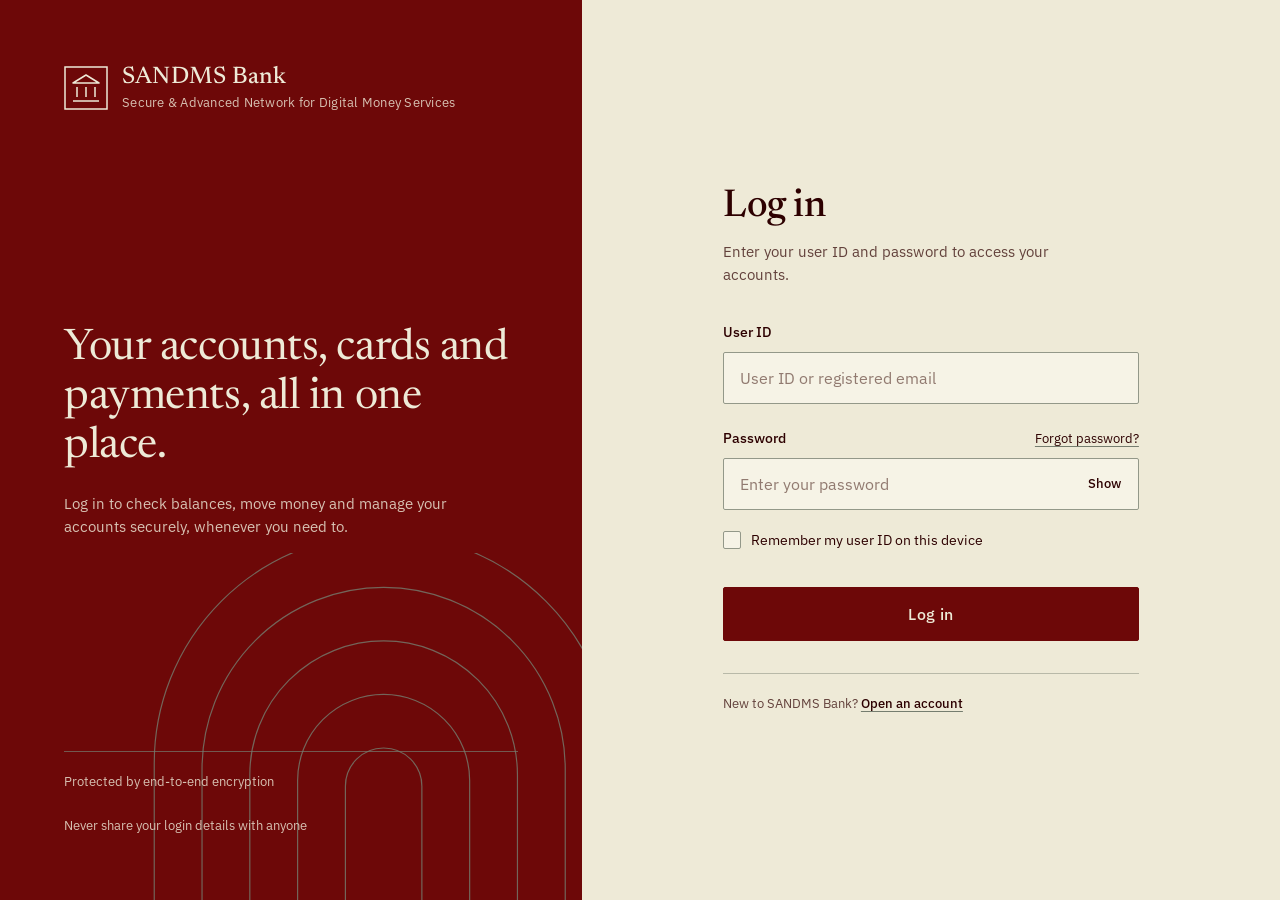
<file: customer/login/index.html>
<!doctype html>
<html lang="en">
  <head>
    <meta charset="UTF-8" />
    <meta
      name="viewport"
      content="width=device-width, initial-scale=1, viewport-fit=cover"
    />
    <title>SANDMS Bank | Log In</title>
    <link rel="preconnect" href="https://fonts.googleapis.com" />
    <link rel="preconnect" href="https://fonts.gstatic.com" crossorigin />
    <link
      href="https://fonts.googleapis.com/css2?family=IBM+Plex+Sans:wght@400;500;600&family=Newsreader:opsz,wght@6..72,400;6..72,500&display=swap"
      rel="stylesheet"
    />
    <link rel="stylesheet" href="./style.css">
    <script src="./script.js" defer></script>
  </head>
  <body>
    <div class="layout">
      <aside class="brand">
        <div class="brand-mark">
          <svg
            width="44"
            height="44"
            viewBox="0 0 44 44"
            fill="none"
            aria-hidden="true"
          >
            <rect
              x="1"
              y="1"
              width="42"
              height="42"
              stroke="#EEEAD7"
              stroke-width="1.5"
            />
            <path
              d="M22 9 L35 17 H9 Z"
              stroke="#EEEAD7"
              stroke-width="1.5"
              stroke-linejoin="round"
            />
            <path
              d="M13 21 V31 M22 21 V31 M31 21 V31"
              stroke="#EEEAD7"
              stroke-width="1.5"
            />
            <path d="M9 35 H35" stroke="#EEEAD7" stroke-width="1.5" />
          </svg>
          <div class="brand-name">
            SANDMS Bank
            <span
              >Secure &amp; Advanced Network for Digital Money Services</span
            >
          </div>
        </div>

        <div class="brand-copy">
          <h2>Your accounts, cards and payments, all in one place.</h2>
          <p>
            Log in to check balances, move money and manage your accounts
            securely, whenever you need to.
          </p>
        </div>

        <div class="brand-foot">
          <span>Protected by end-to-end encryption</span>
          <span>Never share your login details with anyone</span>
        </div>

        <svg
          class="arches"
          viewBox="0 0 560 420"
          fill="none"
          aria-hidden="true"
        >
          <g stroke="#757D6F" stroke-width="1.25">
            <path d="M40 420 V220 A240 240 0 0 1 520 220 V420" />
            <path d="M90 420 V226 A190 190 0 0 1 470 226 V420" />
            <path d="M140 420 V232 A140 140 0 0 1 420 232 V420" />
            <path d="M190 420 V238 A90 90 0 0 1 370 238 V420" />
            <path d="M240 420 V244 A40 40 0 0 1 320 244 V420" />
          </g>
        </svg>
      </aside>

      <main class="panel">
        <div class="panel-inner">
          <h1>Log in</h1>
          <p class="lede">
            Enter your user ID and password to access your accounts.
          </p>

          <form id="loginForm" novalidate>
            <div class="field">
              <label for="userId">User ID</label>
              <div class="control">
                <input
                  type="text"
                  id="userId"
                  name="userId"
                  autocomplete="username"
                  inputmode="text"
                  placeholder="User ID or registered email"
                  aria-describedby="idError"
                  spellcheck="false"
                />
              </div>
              <p class="error" id="idError" role="alert"></p>
            </div>

            <div class="field">
              <div class="label-row">
                <label for="password">Password</label>
                <a href="#" id="forgot">Forgot password?</a>
              </div>
              <div class="control has-toggle">
                <input
                  type="password"
                  id="password"
                  name="password"
                  autocomplete="current-password"
                  placeholder="Enter your password"
                  aria-describedby="pwError"
                />
                <button
                  type="button"
                  class="toggle"
                  id="toggle"
                  aria-pressed="false"
                  aria-controls="password"
                >
                  Show
                </button>
              </div>
              <p class="error" id="pwError" role="alert"></p>
            </div>

            <div class="remember">
              <input type="checkbox" id="rememberMe" name="rememberMe" />
              <label for="rememberMe">Remember my user ID on this device</label>
            </div>

            <button type="submit" class="submit" id="submitBtn">Log in</button>
          </form>

          <p class="panel-note">
            New to SANDMS Bank? <a href="#">Open an account</a>
          </p>
        </div>
      </main>
    </div>

    <dialog
      id="successDialog"
      aria-labelledby="dlgTitle"
      aria-describedby="dlgText"
    >
      <div class="dialog-band"></div>
      <div class="dialog-body">
        <svg class="tick" viewBox="0 0 56 56" aria-hidden="true">
          <circle cx="28" cy="28" r="28" />
          <path d="M17 29 L25 37 L40 20" />
        </svg>
        <h3 id="dlgTitle">Login successful</h3>
        <p id="dlgText">
          Welcome back. User ID <strong id="dlgId"></strong> has been verified
          and you're securely signed in.
        </p>
        <div class="dialog-actions">
          <button type="button" id="dlgClose">Continue</button>
        </div>
      </div>
    </dialog>
  </body>
</html>
</file>
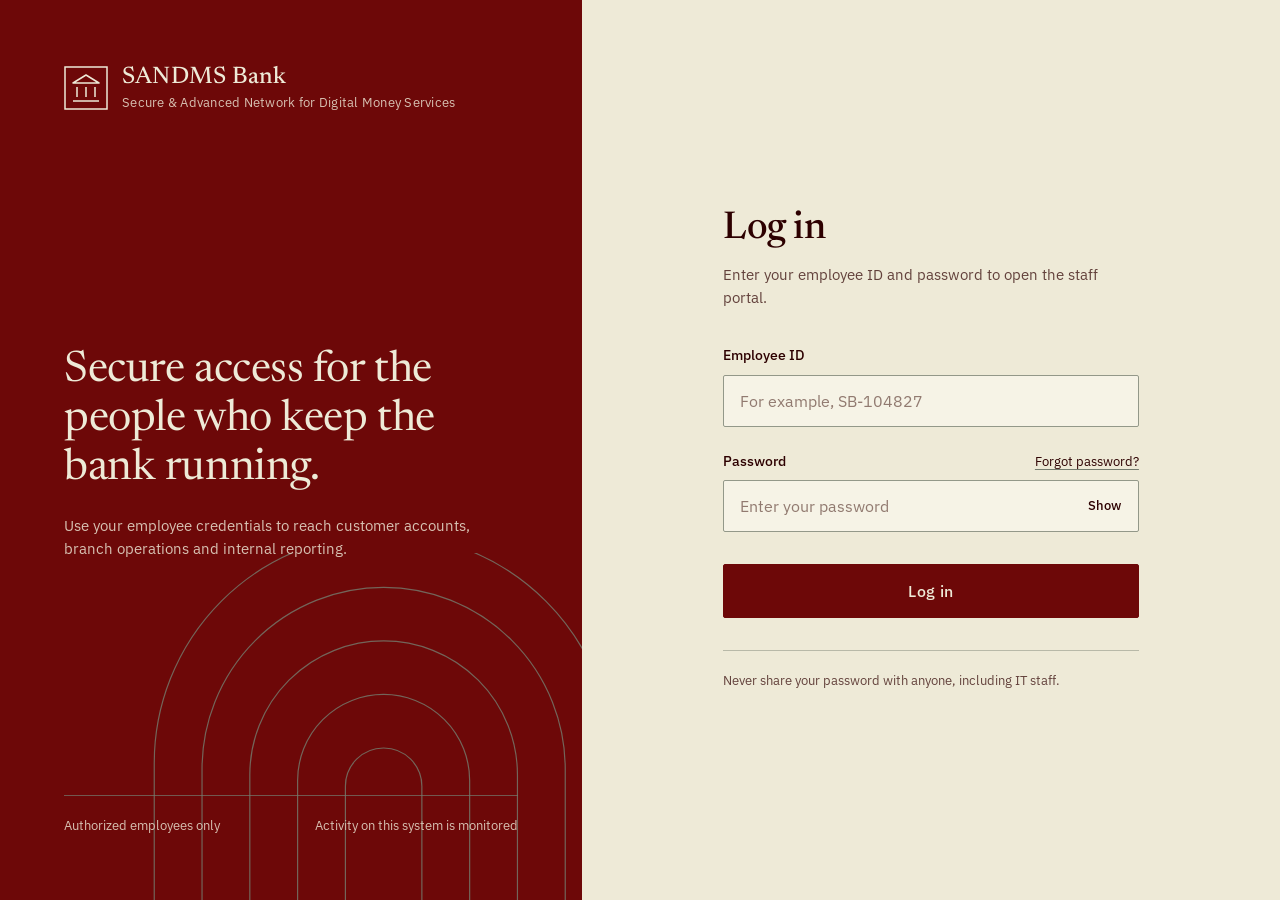
<file: employee/login/index.html>
<!doctype html>
<html lang="en">
  <head>
    <meta charset="UTF-8" />
    <meta
      name="viewport"
      content="width=device-width, initial-scale=1, viewport-fit=cover"
    />
    <title>SANDMS Bank | Employee Log In</title>
    <link rel="preconnect" href="https://fonts.googleapis.com" />
    <link rel="preconnect" href="https://fonts.gstatic.com" crossorigin />
    <link
      href="https://fonts.googleapis.com/css2?family=IBM+Plex+Sans:wght@400;500;600&family=Newsreader:opsz,wght@6..72,400;6..72,500&display=swap"
      rel="stylesheet"
    />
    <link rel="stylesheet" href="./style.css">
    <script src="./script.js" defer></script>
  </head>
  <body>
    <div class="layout">
      <aside class="brand">
        <div class="brand-mark">
          <svg
            width="44"
            height="44"
            viewBox="0 0 44 44"
            fill="none"
            aria-hidden="true"
          >
            <rect
              x="1"
              y="1"
              width="42"
              height="42"
              stroke="#EEEAD7"
              stroke-width="1.5"
            />
            <path
              d="M22 9 L35 17 H9 Z"
              stroke="#EEEAD7"
              stroke-width="1.5"
              stroke-linejoin="round"
            />
            <path
              d="M13 21 V31 M22 21 V31 M31 21 V31"
              stroke="#EEEAD7"
              stroke-width="1.5"
            />
            <path d="M9 35 H35" stroke="#EEEAD7" stroke-width="1.5" />
          </svg>
          <div class="brand-name">
            SANDMS Bank
            <span
              >Secure &amp; Advanced Network for Digital Money Services</span
            >
          </div>
        </div>

        <div class="brand-copy">
          <h2>Secure access for the people who keep the bank running.</h2>
          <p>
            Use your employee credentials to reach customer accounts, branch
            operations and internal reporting.
          </p>
        </div>

        <div class="brand-foot">
          <span>Authorized employees only</span>
          <span>Activity on this system is monitored</span>
        </div>

        <svg
          class="arches"
          viewBox="0 0 560 420"
          fill="none"
          aria-hidden="true"
        >
          <g stroke="#757D6F" stroke-width="1.25">
            <path d="M40 420 V220 A240 240 0 0 1 520 220 V420" />
            <path d="M90 420 V226 A190 190 0 0 1 470 226 V420" />
            <path d="M140 420 V232 A140 140 0 0 1 420 232 V420" />
            <path d="M190 420 V238 A90 90 0 0 1 370 238 V420" />
            <path d="M240 420 V244 A40 40 0 0 1 320 244 V420" />
          </g>
        </svg>
      </aside>

      <main class="panel">
        <div class="panel-inner">
          <h1>Log in</h1>
          <p class="lede">
            Enter your employee ID and password to open the staff portal.
          </p>

          <form id="loginForm" novalidate>
            <div class="field">
              <label for="employeeId">Employee ID</label>
              <div class="control">
                <input
                  type="text"
                  id="employeeId"
                  name="employeeId"
                  autocomplete="username"
                  inputmode="text"
                  placeholder="For example, SB-104827"
                  aria-describedby="idError"
                  spellcheck="false"
                  autocapitalize="characters"
                />
              </div>
              <p class="error" id="idError" role="alert"></p>
            </div>

            <div class="field">
              <div class="label-row">
                <label for="password">Password</label>
                <a href="#" id="forgot">Forgot password?</a>
              </div>
              <div class="control has-toggle">
                <input
                  type="password"
                  id="password"
                  name="password"
                  autocomplete="current-password"
                  placeholder="Enter your password"
                  aria-describedby="pwError"
                />
                <button
                  type="button"
                  class="toggle"
                  id="toggle"
                  aria-pressed="false"
                  aria-controls="password"
                >
                  Show
                </button>
              </div>
              <p class="error" id="pwError" role="alert"></p>
            </div>

            <button type="submit" class="submit" id="submitBtn">Log in</button>
          </form>

          <p class="panel-note">
            Never share your password with anyone, including IT staff.
          </p>
        </div>
      </main>
    </div>

    <dialog
      id="successDialog"
      aria-labelledby="dlgTitle"
      aria-describedby="dlgText"
    >
      <div class="dialog-band"></div>
      <div class="dialog-body">
        <svg class="tick" viewBox="0 0 56 56" aria-hidden="true">
          <circle cx="28" cy="28" r="28" />
          <path d="M17 29 L25 37 L40 20" />
        </svg>
        <h3 id="dlgTitle">Login successful</h3>
        <p id="dlgText">
          Employee ID <strong id="dlgId"></strong> has been verified. You now
          have access to the staff portal.
        </p>
        <div class="dialog-actions">
          <button type="button" id="dlgClose">Continue</button>
        </div>
      </div>
    </dialog>
  </body>
</html>
</file>
<file: customer/login/style.css>
:root {
  --oxblood: #6d0808;
  --umber: #2d0000;
  --sage: #757d6f;
  --parchment: #eeead7;

  --page-bg: #eeead7;
  --page-text: var(--umber);
  --page-muted: color-mix(in srgb, var(--umber) 72%, var(--parchment));
  --field-bg: #f6f3e6;
  --field-border: color-mix(in srgb, var(--sage) 75%, var(--parchment));
  --accent: var(--oxblood);
  --accent-hover: var(--umber);
  --accent-text: var(--parchment);
  --error: var(--oxblood);
  --rule: color-mix(in srgb, var(--sage) 45%, var(--parchment));

  --side-bg: var(--oxblood);
  --side-text: var(--parchment);
  --side-muted: color-mix(in srgb, var(--parchment) 82%, var(--oxblood));

  --serif: "Newsreader", Georgia, "Times New Roman", serif;
  --sans:
    "IBM Plex Sans", system-ui, -apple-system, "Segoe UI", Roboto, sans-serif;

  box-sizing: border-box;
  padding-top: env(safe-area-inset-top, 0px);
  padding-bottom: env(safe-area-inset-bottom, 0px);
}

*,
*::before,
*::after {
  box-sizing: border-box;
}

html {
  height: 100%;
  scroll-padding-top: env(safe-area-inset-top, 0px);
  background: var(--page-bg);
}

body {
  margin: 0;
  min-height: 100%;
  background: var(--page-bg);
  color: var(--page-text);
  font-family: var(--sans);
  font-size: 16px;
  line-height: 1.55;
  -webkit-font-smoothing: antialiased;
}

.layout {
  display: grid;
  grid-template-columns: minmax(0, 5fr) minmax(0, 6fr);
  min-height: 100vh;
  min-height: 100dvh;
}

.brand {
  position: relative;
  overflow: hidden;
  background: var(--side-bg);
  color: var(--side-text);
  padding: clamp(32px, 5vw, 64px);
  display: flex;
  flex-direction: column;
  justify-content: space-between;
  gap: 48px;
}

.brand-mark {
  display: flex;
  align-items: center;
  gap: 14px;
  position: relative;
  z-index: 1;
}
.brand-mark svg {
  flex: none;
}
.brand-name {
  font-family: var(--serif);
  font-size: 1.5rem;
  font-weight: 500;
  letter-spacing: 0.01em;
  line-height: 1.1;
}
.brand-name span {
  display: block;
  line-height: 1.4;
  font-family: var(--sans);
  font-size: 0.8125rem;
  font-weight: 400;
  color: var(--side-muted);
  letter-spacing: 0.02em;
  margin-top: 4px;
}

.brand-copy {
  position: relative;
  z-index: 1;
  max-width: 30rem;
}
.brand-copy h2 {
  font-family: var(--serif);
  font-weight: 400;
  font-size: clamp(2rem, 3.4vw, 3.1rem);
  line-height: 1.12;
  letter-spacing: -0.01em;
  margin: 0 0 20px;
}
.brand-copy p {
  margin: 0;
  color: var(--side-muted);
  max-width: 26rem;
  font-size: 0.9375rem;
}

.brand-foot {
  position: relative;
  z-index: 1;
  display: flex;
  justify-content: space-between;
  gap: 24px;
  flex-wrap: wrap;
  border-top: 1px solid color-mix(in srgb, var(--sage) 70%, transparent);
  padding-top: 20px;
  font-size: 0.8125rem;
  color: var(--side-muted);
}

.arches {
  position: absolute;
  right: -12%;
  bottom: -6%;
  width: 92%;
  max-width: 560px;
  height: auto;
  opacity: 0.8;
  pointer-events: none;
}

.panel {
  display: flex;
  flex-direction: column;
  justify-content: center;
  padding: clamp(32px, 6vw, 80px);
}

.panel-inner {
  width: 100%;
  max-width: 26rem;
  margin: 0 auto;
}

.panel h1 {
  font-family: var(--serif);
  font-weight: 500;
  font-size: clamp(2rem, 3vw, 2.5rem);
  line-height: 1.1;
  letter-spacing: -0.01em;
  margin: 0 0 12px;
}
.panel .lede {
  margin: 0 0 36px;
  color: var(--page-muted);
  font-size: 0.9375rem;
  max-width: 24rem;
}

.field {
  margin-bottom: 24px;
}

.field label,
.label-row label {
  display: block;
  font-size: 0.875rem;
  font-weight: 500;
  margin-bottom: 8px;
}

.label-row {
  display: flex;
  justify-content: space-between;
  align-items: baseline;
}
.label-row a {
  font-size: 0.8125rem;
  color: var(--page-text);
  text-underline-offset: 3px;
  text-decoration-color: var(--sage);
}
.label-row a:hover {
  text-decoration-color: currentColor;
}

.control {
  position: relative;
}

.control input {
  width: 100%;
  height: 52px;
  padding: 0 16px;
  font: inherit;
  color: var(--page-text);
  background: var(--field-bg);
  border: 1px solid var(--field-border);
  border-radius: 2px;
  outline: none;
  transition:
    border-color 0.15s ease,
    box-shadow 0.15s ease;
}
.control input::placeholder {
  color: color-mix(in srgb, var(--page-text) 48%, var(--page-bg));
}
.control input:hover {
  border-color: var(--sage);
}
.control input:focus-visible {
  border-color: var(--accent);
  box-shadow: 0 0 0 1px var(--accent);
}
.control input[aria-invalid="true"] {
  border-color: var(--error);
  box-shadow: 0 0 0 1px var(--error);
}
.control.has-toggle input {
  padding-right: 76px;
}

.toggle {
  position: absolute;
  top: 6px;
  right: 6px;
  height: 40px;
  padding: 0 12px;
  font: inherit;
  font-size: 0.8125rem;
  font-weight: 500;
  color: var(--page-text);
  background: transparent;
  border: 0;
  border-radius: 2px;
  cursor: pointer;
}
.toggle:hover {
  background: color-mix(in srgb, var(--sage) 22%, transparent);
}
.toggle:focus-visible {
  outline: 2px solid var(--accent);
  outline-offset: -2px;
}

.error {
  min-height: 0;
  margin: 8px 0 0;
  font-size: 0.8125rem;
  color: var(--error);
  display: none;
}
.error.is-visible {
  display: block;
}

.submit {
  width: 100%;
  height: 54px;
  margin-top: 8px;
  font: inherit;
  font-weight: 500;
  font-size: 1rem;
  letter-spacing: 0.02em;
  color: var(--accent-text);
  background: var(--accent);
  border: 1px solid var(--accent);
  border-radius: 2px;
  cursor: pointer;
  transition:
    background-color 0.18s ease,
    border-color 0.18s ease;
}
.submit:hover {
  background: var(--accent-hover);
  border-color: var(--accent-hover);
}
.submit:focus-visible {
  outline: 2px solid var(--page-text);
  outline-offset: 3px;
}
.submit[disabled] {
  cursor: progress;
  opacity: 0.85;
}

.panel-note {
  margin: 32px 0 0;
  padding-top: 20px;
  border-top: 1px solid var(--rule);
  font-size: 0.8125rem;
  color: var(--page-muted);
}
.panel-note a {
  color: var(--page-text);
  font-weight: 500;
  text-underline-offset: 3px;
  text-decoration-color: var(--sage);
}
.panel-note a:hover {
  text-decoration-color: currentColor;
}

.remember {
  display: flex;
  align-items: center;
  gap: 10px;
  margin: -4px 0 28px;
  font-size: 0.875rem;
  color: var(--page-text);
}
.remember input[type="checkbox"] {
  appearance: none;
  width: 18px;
  height: 18px;
  margin: 0;
  border: 1px solid var(--field-border);
  border-radius: 2px;
  background: var(--field-bg);
  display: grid;
  place-content: center;
  cursor: pointer;
}
.remember input[type="checkbox"]::before {
  content: "";
  width: 10px;
  height: 10px;
  transform: scale(0);
  background: var(--accent);
  clip-path: polygon(14% 44%, 0 65%, 50% 100%, 100% 16%, 80% 0%, 45% 62%);
  transition: transform 0.1s ease-in-out;
}
.remember input[type="checkbox"]:checked::before {
  transform: scale(1);
}
.remember input[type="checkbox"]:focus-visible {
  outline: 2px solid var(--accent);
  outline-offset: 2px;
}
.remember label {
  cursor: pointer;
}

dialog {
  width: min(92vw, 26rem);
  padding: 0;
  border: 0;
  border-radius: 2px;
  background: var(--parchment);
  color: var(--umber);
  box-shadow: 0 24px 60px rgba(45, 0, 0, 0.45);
}
dialog::backdrop {
  background: rgba(45, 0, 0, 0.62);
}
dialog[open] {
  animation: rise 0.22s ease-out;
}

.dialog-band {
  height: 6px;
  background: var(--oxblood);
}
.dialog-body {
  padding: 36px 32px 28px;
}

.tick {
  width: 56px;
  height: 56px;
  display: block;
  margin-bottom: 24px;
}
.tick circle {
  fill: var(--oxblood);
}
.tick path {
  fill: none;
  stroke: var(--parchment);
  stroke-width: 3.5;
  stroke-linecap: round;
  stroke-linejoin: round;
  stroke-dasharray: 34;
  stroke-dashoffset: 34;
}
dialog[open] .tick path {
  animation: draw 0.4s 0.15s ease-out forwards;
}

dialog h3 {
  font-family: var(--serif);
  font-weight: 500;
  font-size: 1.75rem;
  line-height: 1.15;
  margin: 0 0 10px;
}
dialog p {
  margin: 0 0 28px;
  font-size: 0.9375rem;
  color: color-mix(in srgb, var(--umber) 78%, var(--parchment));
}
dialog p strong {
  color: var(--umber);
  font-weight: 600;
}

.dialog-actions {
  display: flex;
}
.dialog-actions button {
  flex: 1;
  height: 50px;
  font: inherit;
  font-weight: 500;
  color: var(--parchment);
  background: var(--oxblood);
  border: 1px solid var(--oxblood);
  border-radius: 2px;
  cursor: pointer;
  transition: background-color 0.18s ease;
}
.dialog-actions button:hover {
  background: var(--umber);
  border-color: var(--umber);
}
.dialog-actions button:focus-visible {
  outline: 2px solid var(--umber);
  outline-offset: 3px;
}

@keyframes rise {
  from {
    opacity: 0;
    transform: translateY(10px);
  }
  to {
    opacity: 1;
    transform: none;
  }
}
@keyframes draw {
  to {
    stroke-dashoffset: 0;
  }
}

@media (prefers-reduced-motion: reduce) {
  dialog[open] {
    animation: none;
  }
  dialog[open] .tick path {
    animation: none;
    stroke-dashoffset: 0;
  }
  * {
    transition: none !important;
  }
}

@media (max-width: 860px) {
  .layout {
    grid-template-columns: 1fr;
    min-height: 0;
  }
  .brand {
    padding: 28px 24px;
    gap: 0;
  }
  .brand-copy,
  .brand-foot,
  .arches {
    display: none;
  }
  .panel {
    padding: 40px 24px 48px;
    justify-content: flex-start;
  }
}
</file>
<file: employee/login/style.css>
:root {
  --oxblood: #6d0808;
  --umber: #2d0000;
  --sage: #757d6f;
  --parchment: #eeead7;

  --page-bg: #eeead7;
  --page-text: var(--umber);
  --page-muted: color-mix(in srgb, var(--umber) 72%, var(--parchment));
  --field-bg: #f6f3e6;
  --field-border: color-mix(in srgb, var(--sage) 75%, var(--parchment));
  --accent: var(--oxblood);
  --accent-hover: var(--umber);
  --accent-text: var(--parchment);
  --error: var(--oxblood);
  --rule: color-mix(in srgb, var(--sage) 45%, var(--parchment));

  --side-bg: var(--oxblood);
  --side-text: var(--parchment);
  --side-muted: color-mix(in srgb, var(--parchment) 82%, var(--oxblood));

  --serif: "Newsreader", Georgia, "Times New Roman", serif;
  --sans:
    "IBM Plex Sans", system-ui, -apple-system, "Segoe UI", Roboto, sans-serif;

  box-sizing: border-box;
  padding-top: env(safe-area-inset-top, 0px);
  padding-bottom: env(safe-area-inset-bottom, 0px);
}

*,
*::before,
*::after {
  box-sizing: border-box;
}

html {
  height: 100%;
  scroll-padding-top: env(safe-area-inset-top, 0px);
  background: var(--page-bg);
}

body {
  margin: 0;
  min-height: 100%;
  background: var(--page-bg);
  color: var(--page-text);
  font-family: var(--sans);
  font-size: 16px;
  line-height: 1.55;
  -webkit-font-smoothing: antialiased;
}

.layout {
  display: grid;
  grid-template-columns: minmax(0, 5fr) minmax(0, 6fr);
  min-height: 100vh;
  min-height: 100dvh;
}

.brand {
  position: relative;
  overflow: hidden;
  background: var(--side-bg);
  color: var(--side-text);
  padding: clamp(32px, 5vw, 64px);
  display: flex;
  flex-direction: column;
  justify-content: space-between;
  gap: 48px;
}

.brand-mark {
  display: flex;
  align-items: center;
  gap: 14px;
  position: relative;
  z-index: 1;
}
.brand-mark svg {
  flex: none;
}
.brand-name {
  font-family: var(--serif);
  font-size: 1.5rem;
  font-weight: 500;
  letter-spacing: 0.01em;
  line-height: 1.1;
}
.brand-name span {
  display: block;
  line-height: 1.4;
  font-family: var(--sans);
  font-size: 0.8125rem;
  font-weight: 400;
  color: var(--side-muted);
  letter-spacing: 0.02em;
  margin-top: 4px;
}

.brand-copy {
  position: relative;
  z-index: 1;
  max-width: 30rem;
}
.brand-copy h2 {
  font-family: var(--serif);
  font-weight: 400;
  font-size: clamp(2rem, 3.4vw, 3.1rem);
  line-height: 1.12;
  letter-spacing: -0.01em;
  margin: 0 0 20px;
}
.brand-copy p {
  margin: 0;
  color: var(--side-muted);
  max-width: 26rem;
  font-size: 0.9375rem;
}

.brand-foot {
  position: relative;
  z-index: 1;
  display: flex;
  justify-content: space-between;
  gap: 24px;
  flex-wrap: wrap;
  border-top: 1px solid color-mix(in srgb, var(--sage) 70%, transparent);
  padding-top: 20px;
  font-size: 0.8125rem;
  color: var(--side-muted);
}

.arches {
  position: absolute;
  right: -12%;
  bottom: -6%;
  width: 92%;
  max-width: 560px;
  height: auto;
  opacity: 0.8;
  pointer-events: none;
}

.panel {
  display: flex;
  flex-direction: column;
  justify-content: center;
  padding: clamp(32px, 6vw, 80px);
}

.panel-inner {
  width: 100%;
  max-width: 26rem;
  margin: 0 auto;
}

.panel h1 {
  font-family: var(--serif);
  font-weight: 500;
  font-size: clamp(2rem, 3vw, 2.5rem);
  line-height: 1.1;
  letter-spacing: -0.01em;
  margin: 0 0 12px;
}
.panel .lede {
  margin: 0 0 36px;
  color: var(--page-muted);
  font-size: 0.9375rem;
  max-width: 24rem;
}

.field {
  margin-bottom: 24px;
}

.field label,
.label-row label {
  display: block;
  font-size: 0.875rem;
  font-weight: 500;
  margin-bottom: 8px;
}

.label-row {
  display: flex;
  justify-content: space-between;
  align-items: baseline;
}
.label-row a {
  font-size: 0.8125rem;
  color: var(--page-text);
  text-underline-offset: 3px;
  text-decoration-color: var(--sage);
}
.label-row a:hover {
  text-decoration-color: currentColor;
}

.control {
  position: relative;
}

.control input {
  width: 100%;
  height: 52px;
  padding: 0 16px;
  font: inherit;
  color: var(--page-text);
  background: var(--field-bg);
  border: 1px solid var(--field-border);
  border-radius: 2px;
  outline: none;
  transition:
    border-color 0.15s ease,
    box-shadow 0.15s ease;
}
.control input::placeholder {
  color: color-mix(in srgb, var(--page-text) 48%, var(--page-bg));
}
.control input:hover {
  border-color: var(--sage);
}
.control input:focus-visible {
  border-color: var(--accent);
  box-shadow: 0 0 0 1px var(--accent);
}
.control input[aria-invalid="true"] {
  border-color: var(--error);
  box-shadow: 0 0 0 1px var(--error);
}
.control.has-toggle input {
  padding-right: 76px;
}

.toggle {
  position: absolute;
  top: 6px;
  right: 6px;
  height: 40px;
  padding: 0 12px;
  font: inherit;
  font-size: 0.8125rem;
  font-weight: 500;
  color: var(--page-text);
  background: transparent;
  border: 0;
  border-radius: 2px;
  cursor: pointer;
}
.toggle:hover {
  background: color-mix(in srgb, var(--sage) 22%, transparent);
}
.toggle:focus-visible {
  outline: 2px solid var(--accent);
  outline-offset: -2px;
}

.error {
  min-height: 0;
  margin: 8px 0 0;
  font-size: 0.8125rem;
  color: var(--error);
  display: none;
}
.error.is-visible {
  display: block;
}

.submit {
  width: 100%;
  height: 54px;
  margin-top: 8px;
  font: inherit;
  font-weight: 500;
  font-size: 1rem;
  letter-spacing: 0.02em;
  color: var(--accent-text);
  background: var(--accent);
  border: 1px solid var(--accent);
  border-radius: 2px;
  cursor: pointer;
  transition:
    background-color 0.18s ease,
    border-color 0.18s ease;
}
.submit:hover {
  background: var(--accent-hover);
  border-color: var(--accent-hover);
}
.submit:focus-visible {
  outline: 2px solid var(--page-text);
  outline-offset: 3px;
}
.submit[disabled] {
  cursor: progress;
  opacity: 0.85;
}

.panel-note {
  margin: 32px 0 0;
  padding-top: 20px;
  border-top: 1px solid var(--rule);
  font-size: 0.8125rem;
  color: var(--page-muted);
}

dialog {
  width: min(92vw, 26rem);
  padding: 0;
  border: 0;
  border-radius: 2px;
  background: var(--parchment);
  color: var(--umber);
  box-shadow: 0 24px 60px rgba(45, 0, 0, 0.45);
}
dialog::backdrop {
  background: rgba(45, 0, 0, 0.62);
}
dialog[open] {
  animation: rise 0.22s ease-out;
}

.dialog-band {
  height: 6px;
  background: var(--oxblood);
}
.dialog-body {
  padding: 36px 32px 28px;
}

.tick {
  width: 56px;
  height: 56px;
  display: block;
  margin-bottom: 24px;
}
.tick circle {
  fill: var(--oxblood);
}
.tick path {
  fill: none;
  stroke: var(--parchment);
  stroke-width: 3.5;
  stroke-linecap: round;
  stroke-linejoin: round;
  stroke-dasharray: 34;
  stroke-dashoffset: 34;
}
dialog[open] .tick path {
  animation: draw 0.4s 0.15s ease-out forwards;
}

dialog h3 {
  font-family: var(--serif);
  font-weight: 500;
  font-size: 1.75rem;
  line-height: 1.15;
  margin: 0 0 10px;
}
dialog p {
  margin: 0 0 28px;
  font-size: 0.9375rem;
  color: color-mix(in srgb, var(--umber) 78%, var(--parchment));
}
dialog p strong {
  color: var(--umber);
  font-weight: 600;
}

.dialog-actions {
  display: flex;
}
.dialog-actions button {
  flex: 1;
  height: 50px;
  font: inherit;
  font-weight: 500;
  color: var(--parchment);
  background: var(--oxblood);
  border: 1px solid var(--oxblood);
  border-radius: 2px;
  cursor: pointer;
  transition: background-color 0.18s ease;
}
.dialog-actions button:hover {
  background: var(--umber);
  border-color: var(--umber);
}
.dialog-actions button:focus-visible {
  outline: 2px solid var(--umber);
  outline-offset: 3px;
}

@keyframes rise {
  from {
    opacity: 0;
    transform: translateY(10px);
  }
  to {
    opacity: 1;
    transform: none;
  }
}
@keyframes draw {
  to {
    stroke-dashoffset: 0;
  }
}

@media (prefers-reduced-motion: reduce) {
  dialog[open] {
    animation: none;
  }
  dialog[open] .tick path {
    animation: none;
    stroke-dashoffset: 0;
  }
  * {
    transition: none !important;
  }
}

@media (max-width: 860px) {
  .layout {
    grid-template-columns: 1fr;
    min-height: 0;
  }
  .brand {
    padding: 28px 24px;
    gap: 0;
  }
  .brand-copy,
  .brand-foot,
  .arches {
    display: none;
  }
  .panel {
    padding: 40px 24px 48px;
    justify-content: flex-start;
  }
}
</file>
